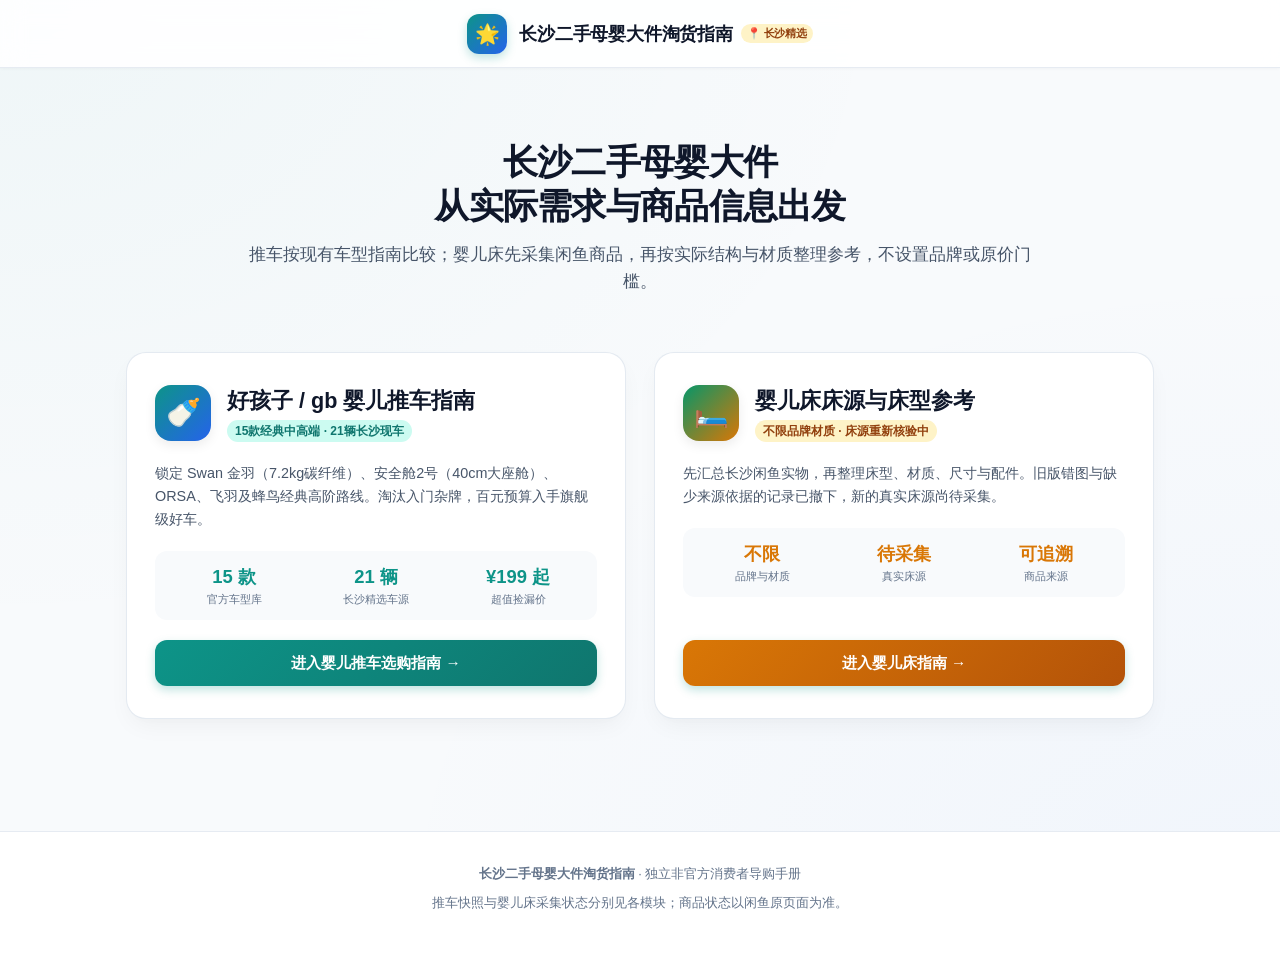
<file: index.html>
<!DOCTYPE html>
<html lang="zh-CN">
<head>
  <meta charset="UTF-8" />
  <meta name="viewport" content="width=device-width, initial-scale=1.0" />
  <title>长沙母婴好物 · 二手推车与婴儿床指南</title>
  <meta name="description" content="长沙二手婴儿车指南与婴儿床商品整理。婴儿床从闲鱼实际床源出发，不限品牌和材质。">
  <link rel="stylesheet" href="stroller/style.css" />
  <style>
    .portal-hero {
      text-align: center;
      padding: 3rem 1.5rem 2rem;
      max-width: 850px;
      margin: 0 auto;
    }
    .portal-hero h1 {
      font-size: 2.2rem;
      font-weight: 900;
      letter-spacing: -0.02em;
      color: #0f172a;
      line-height: 1.25;
      margin-bottom: 0.85rem;
    }
    .portal-hero p {
      font-size: 1.05rem;
      color: #475569;
      line-height: 1.6;
      margin-bottom: 1.5rem;
    }
    .portal-grid {
      display: grid;
      grid-template-columns: repeat(auto-fit, minmax(320px, 1fr));
      gap: 1.75rem;
      max-width: 1080px;
      margin: 0 auto 3rem;
      padding: 0 1rem;
    }
    .portal-card {
      background: #ffffff;
      border: 1px solid rgba(226, 232, 240, 0.9);
      border-radius: 20px;
      padding: 2rem 1.75rem;
      box-shadow: 0 10px 25px -5px rgba(0, 0, 0, 0.05), 0 8px 10px -6px rgba(0, 0, 0, 0.01);
      display: flex;
      flex-direction: column;
      gap: 1.25rem;
      transition: all 0.3s cubic-bezier(0.4, 0, 0.2, 1);
      text-decoration: none;
      color: inherit;
      position: relative;
      overflow: hidden;
    }
    .portal-card:hover {
      transform: translateY(-6px);
      box-shadow: 0 20px 30px -10px rgba(13, 148, 136, 0.15);
      border-color: rgba(13, 148, 136, 0.5);
    }
    .portal-card-header {
      display: flex;
      align-items: center;
      gap: 1rem;
    }
    .portal-icon {
      width: 56px;
      height: 56px;
      border-radius: 16px;
      display: flex;
      align-items: center;
      justify-content: center;
      font-size: 1.75rem;
      box-shadow: 0 4px 12px rgba(0,0,0,0.08);
      flex-shrink: 0;
    }
    .portal-card-title {
      font-size: 1.35rem;
      font-weight: 800;
      color: #0f172a;
    }
    .portal-card-badge {
      display: inline-block;
      font-size: 0.75rem;
      font-weight: 700;
      padding: 2px 8px;
      border-radius: 9999px;
      margin-top: 0.2rem;
    }
    .portal-desc {
      font-size: 0.9rem;
      color: #475569;
      line-height: 1.6;
    }
    .portal-stats-row {
      display: grid;
      grid-template-columns: repeat(3, 1fr);
      background: #f8fafc;
      border-radius: 12px;
      padding: 0.75rem;
      gap: 0.5rem;
      text-align: center;
    }
    .p-stat-val {
      font-size: 1.15rem;
      font-weight: 800;
      color: #0d9488;
    }
    .p-stat-lbl {
      font-size: 0.7rem;
      color: #64748b;
    }
    .portal-btn {
      margin-top: auto;
      background: linear-gradient(135deg, #0d9488, #0f766e);
      color: white;
      padding: 0.75rem 1.25rem;
      border-radius: 12px;
      font-weight: 700;
      font-size: 0.95rem;
      display: flex;
      align-items: center;
      justify-content: center;
      gap: 0.5rem;
      box-shadow: 0 4px 10px rgba(13, 148, 136, 0.25);
      transition: all 0.2s ease;
    }
    .portal-card:hover .portal-btn {
      background: linear-gradient(135deg, #0f766e, #115e59);
    }
    @media (max-width: 640px) {
      .portal-hero {
        padding: 2rem 1rem 1.5rem;
      }
      .portal-hero h1 {
        font-size: 1.5rem;
      }
      .portal-hero p {
        font-size: 0.88rem;
      }
      .portal-grid {
        grid-template-columns: 1fr;
        gap: 1rem;
        padding: 0 0.5rem;
      }
      .portal-card {
        padding: 1.25rem;
      }
    }
  </style>
</head>
<body>

  <!-- 顶部导航 -->
  <header class="site-header">
    <div class="header-inner" style="justify-content: center;">
      <div class="brand-group">
        <div class="brand-icon">🌟</div>
        <div class="brand-text">
          <h1>长沙二手母婴大件淘货指南 <span class="badge-location">📍 长沙精选</span></h1>
        </div>
      </div>
    </div>
  </header>

  <main class="main-container" style="max-width: 1100px;">
    <!-- 欢迎大标题 -->
    <div class="portal-hero">
      <h1>长沙二手母婴大件<br />从实际需求与商品信息出发</h1>
      <p>
        推车按现有车型指南比较；婴儿床先采集闲鱼商品，再按实际结构与材质整理参考，不设置品牌或原价门槛。
      </p>
    </div>

    <!-- 导航双卡片 -->
    <div class="portal-grid">
      
      <!-- 卡片 1: 婴儿推车指南 -->
      <a href="stroller/" class="portal-card">
        <div class="portal-card-header">
          <div class="portal-icon" style="background: linear-gradient(135deg, #0d9488, #2563eb); color: white;">
            🍼
          </div>
          <div>
            <h2 class="portal-card-title">好孩子 / gb 婴儿推车指南</h2>
            <span class="portal-card-badge" style="background: #ccfbf1; color: #0f766e;">15款经典中高端 · 21辆长沙现车</span>
          </div>
        </div>

        <p class="portal-desc">
          锁定 Swan 金羽（7.2kg碳纤维）、安全舱2号（40cm大座舱）、ORSA、飞羽及蜂鸟经典高阶路线。淘汰入门杂牌，百元预算入手旗舰级好车。
        </p>

        <div class="portal-stats-row">
          <div>
            <div class="p-stat-val">15 款</div>
            <div class="p-stat-lbl">官方车型库</div>
          </div>
          <div>
            <div class="p-stat-val">21 辆</div>
            <div class="p-stat-lbl">长沙精选车源</div>
          </div>
          <div>
            <div class="p-stat-val">¥199 起</div>
            <div class="p-stat-lbl">超值捡漏价</div>
          </div>
        </div>

        <div class="portal-btn">
          进入婴儿推车选购指南 →
        </div>
      </a>

      <!-- 卡片 2: 婴儿床指南 -->
      <a href="crib/" class="portal-card">
        <div class="portal-card-header">
          <div class="portal-icon" style="background: linear-gradient(135deg, #059669, #d97706); color: white;">
            🛏️
          </div>
          <div>
            <h2 class="portal-card-title">婴儿床床源与床型参考</h2>
            <span class="portal-card-badge" style="background: #fef3c7; color: #92400e;">不限品牌材质 · 床源重新核验中</span>
          </div>
        </div>

        <p class="portal-desc">
          先汇总长沙闲鱼实物，再整理床型、材质、尺寸与配件。旧版错图与缺少来源依据的记录已撤下，新的真实床源尚待采集。
        </p>

        <div class="portal-stats-row">
          <div>
            <div class="p-stat-val" style="color: #d97706;">不限</div>
            <div class="p-stat-lbl">品牌与材质</div>
          </div>
          <div>
            <div class="p-stat-val" style="color: #d97706;">待采集</div>
            <div class="p-stat-lbl">真实床源</div>
          </div>
          <div>
            <div class="p-stat-val" style="color: #d97706;">可追溯</div>
            <div class="p-stat-lbl">商品来源</div>
          </div>
        </div>

        <div class="portal-btn" style="background: linear-gradient(135deg, #d97706, #b45309);">
          进入婴儿床指南 →
        </div>
      </a>

    </div>
  </main>

  <footer class="site-footer">
    <div class="footer-inner">
      <p><strong>长沙二手母婴大件淘货指南</strong> · 独立非官方消费者导购手册</p>
      <p>推车快照与婴儿床采集状态分别见各模块；商品状态以闲鱼原页面为准。</p>
    </div>
  </footer>

</body>
</html>
</file>
<file: stroller/style.css>
/* ==========================================================================
   好孩子/gb 中高端二手婴儿车（长沙闲鱼选购指南）- 现代化样式表
   Design System: Apple & Linear inspired, Frosted Glass, Responsive Masonry
   ========================================================================== */

:root {
  --primary: #0d9488;
  --primary-hover: #0f766e;
  --primary-light: #f0fdfa;
  --primary-border: #99f6e4;
  
  --accent: #3b82f6;
  --accent-hover: #2563eb;
  
  --bg: #f8fafc;
  --card-bg: #ffffff;
  --card-hover-bg: #ffffff;
  --card-border: rgba(226, 232, 240, 0.85);
  
  --text-main: #0f172a;
  --text-muted: #475569;
  --text-sub: #64748b;
  --text-light: #94a3b8;
  
  --shadow-sm: 0 1px 2px 0 rgba(0, 0, 0, 0.05);
  --shadow-md: 0 4px 6px -1px rgba(0, 0, 0, 0.07), 0 2px 4px -2px rgba(0, 0, 0, 0.05);
  --shadow-lg: 0 10px 15px -3px rgba(0, 0, 0, 0.08), 0 4px 6px -4px rgba(0, 0, 0, 0.04);
  --shadow-xl: 0 20px 25px -5px rgba(0, 0, 0, 0.1), 0 8px 10px -6px rgba(0, 0, 0, 0.04);
  
  --radius-sm: 8px;
  --radius-md: 12px;
  --radius-lg: 16px;
  --radius-full: 9999px;
  
  --font-sans: -apple-system, BlinkMacSystemFont, "Segoe UI", Roboto, "PingFang SC", "Hiragino Sans GB", "Microsoft YaHei", sans-serif;
  --transition: all 0.25s cubic-bezier(0.4, 0, 0.2, 1);
}

/* Reset & Base */
*, *::before, *::after {
  box-sizing: border-box;
  margin: 0;
  padding: 0;
}

html {
  font-size: 16px;
  scroll-behavior: smooth;
  -webkit-text-size-adjust: 100%;
}

body {
  font-family: var(--font-sans);
  background-color: var(--bg);
  color: var(--text-main);
  line-height: 1.5;
  min-height: 100vh;
  display: flex;
  flex-direction: column;
  background-image: 
    radial-gradient(at 0% 0%, rgba(13, 148, 136, 0.04) 0px, transparent 50%),
    radial-gradient(at 100% 100%, rgba(59, 130, 246, 0.04) 0px, transparent 50%);
  background-attachment: fixed;
}

/* Header & Frosted Navigation */
.site-header {
  position: sticky;
  top: 0;
  z-index: 50;
  background: rgba(255, 255, 255, 0.88);
  backdrop-filter: blur(12px);
  -webkit-backdrop-filter: blur(12px);
  border-bottom: 1px solid var(--card-border);
  box-shadow: 0 1px 3px 0 rgba(0, 0, 0, 0.03);
}

.header-inner {
  max-width: 1280px;
  margin: 0 auto;
  padding: 0.85rem 1.25rem;
  display: flex;
  align-items: center;
  justify-content: space-between;
  gap: 1rem;
  flex-wrap: wrap;
}

.brand-group {
  display: flex;
  align-items: center;
  gap: 0.75rem;
}

.brand-icon {
  width: 40px;
  height: 40px;
  border-radius: var(--radius-md);
  background: linear-gradient(135deg, #0d9488, #2563eb);
  color: white;
  display: flex;
  align-items: center;
  justify-content: center;
  font-size: 1.25rem;
  box-shadow: 0 4px 10px rgba(13, 148, 136, 0.25);
}

.brand-text h1 {
  font-size: 1.15rem;
  font-weight: 700;
  letter-spacing: -0.01em;
  color: var(--text-main);
  display: flex;
  align-items: center;
  gap: 0.5rem;
}

.brand-subtitle {
  font-size: 0.75rem;
  color: var(--text-sub);
  display: flex;
  align-items: center;
  gap: 0.5rem;
}

.badge-location {
  display: inline-flex;
  align-items: center;
  gap: 0.2rem;
  background: #fef3c7;
  color: #92400e;
  padding: 1px 6px;
  border-radius: var(--radius-full);
  font-size: 0.7rem;
  font-weight: 600;
}

/* Nav Tabs */
.tabs-nav {
  display: inline-flex;
  background: #e2e8f0;
  padding: 4px;
  border-radius: var(--radius-full);
  gap: 4px;
}

.tab-btn {
  border: none;
  background: transparent;
  padding: 0.5rem 1.25rem;
  font-size: 0.9rem;
  font-weight: 600;
  color: var(--text-muted);
  border-radius: var(--radius-full);
  cursor: pointer;
  transition: var(--transition);
  display: inline-flex;
  align-items: center;
  gap: 0.5rem;
  white-space: nowrap;
}

.tab-btn:hover {
  color: var(--text-main);
}

.tab-btn.active {
  background: #ffffff;
  color: var(--primary);
  box-shadow: var(--shadow-sm);
}

.tab-count {
  background: #f1f5f9;
  color: var(--text-sub);
  font-size: 0.75rem;
  padding: 2px 7px;
  border-radius: var(--radius-full);
  font-weight: 700;
}

.tab-btn.active .tab-count {
  background: var(--primary-light);
  color: var(--primary);
}

/* Header Utilities */
.header-actions {
  display: flex;
  align-items: center;
  gap: 0.5rem;
}

.btn-secondary {
  border: 1px solid var(--card-border);
  background: #ffffff;
  color: var(--text-muted);
  padding: 0.45rem 0.85rem;
  font-size: 0.825rem;
  font-weight: 600;
  border-radius: var(--radius-md);
  cursor: pointer;
  transition: var(--transition);
  display: inline-flex;
  align-items: center;
  gap: 0.4rem;
}

.btn-secondary:hover {
  background: #f8fafc;
  border-color: #cbd5e1;
  color: var(--text-main);
}

/* Main Container */
.main-container {
  max-width: 1280px;
  margin: 0 auto;
  padding: 1.5rem 1.25rem 4rem;
  flex: 1;
  width: 100%;
}

/* Banner Stats */
.hero-banner {
  background: linear-gradient(135deg, #0f172a 0%, #1e293b 100%);
  color: white;
  border-radius: var(--radius-lg);
  padding: 1.5rem 2rem;
  margin-bottom: 1.75rem;
  box-shadow: var(--shadow-lg);
  position: relative;
  overflow: hidden;
}

.hero-banner::after {
  content: "";
  position: absolute;
  top: -50%;
  right: -20%;
  width: 300px;
  height: 300px;
  background: radial-gradient(circle, rgba(13, 148, 136, 0.3) 0%, transparent 70%);
  border-radius: 50%;
  pointer-events: none;
}

.hero-content {
  position: relative;
  z-index: 1;
}

.hero-content h2 {
  font-size: 1.45rem;
  font-weight: 800;
  margin-bottom: 0.5rem;
  display: flex;
  align-items: center;
  gap: 0.6rem;
  flex-wrap: wrap;
}

.hero-tag {
  font-size: 0.75rem;
  background: rgba(13, 148, 136, 0.3);
  color: #5eead4;
  border: 1px solid rgba(94, 234, 212, 0.4);
  padding: 2px 8px;
  border-radius: var(--radius-full);
  font-weight: 500;
}

.hero-desc {
  font-size: 0.9rem;
  color: #cbd5e1;
  max-width: 800px;
  line-height: 1.6;
  margin-bottom: 1rem;
}

.hero-stats {
  display: flex;
  gap: 1.5rem;
  flex-wrap: wrap;
  padding-top: 0.75rem;
  border-top: 1px solid rgba(255, 255, 255, 0.1);
}

.stat-item {
  display: flex;
  flex-direction: column;
}

.stat-val {
  font-size: 1.25rem;
  font-weight: 800;
  color: #ffffff;
}

.stat-val span {
  color: #2dd4bf;
}

.stat-lbl {
  font-size: 0.75rem;
  color: #94a3b8;
}

/* Control & Filter Bars */
.controls-bar {
  background: var(--card-bg);
  border: 1px solid var(--card-border);
  border-radius: var(--radius-lg);
  padding: 1rem 1.25rem;
  margin-bottom: 1.75rem;
  box-shadow: var(--shadow-sm);
  display: flex;
  flex-direction: column;
  gap: 1rem;
}

.filters-row {
  display: flex;
  flex-wrap: wrap;
  align-items: center;
  gap: 0.75rem;
  justify-content: space-between;
}

.filter-group {
  display: flex;
  align-items: center;
  gap: 0.4rem;
  flex-wrap: wrap;
}

.filter-label {
  font-size: 0.8rem;
  font-weight: 600;
  color: var(--text-sub);
  margin-right: 0.25rem;
}

.filter-chip {
  border: 1px solid var(--card-border);
  background: #f8fafc;
  color: var(--text-muted);
  font-size: 0.8rem;
  font-weight: 500;
  padding: 0.35rem 0.75rem;
  border-radius: var(--radius-full);
  cursor: pointer;
  transition: var(--transition);
  user-select: none;
}

.filter-chip:hover {
  background: #f1f5f9;
  color: var(--text-main);
  border-color: #cbd5e1;
}

.filter-chip.active {
  background: var(--primary);
  color: white;
  border-color: var(--primary);
  box-shadow: 0 2px 6px rgba(13, 148, 136, 0.3);
}

.search-sort-group {
  display: flex;
  align-items: center;
  gap: 0.75rem;
  flex-wrap: wrap;
}

.search-box {
  position: relative;
  min-width: 220px;
  flex: 1;
}

.search-box input {
  width: 100%;
  padding: 0.45rem 0.85rem 0.45rem 2.2rem;
  font-size: 0.85rem;
  border: 1px solid var(--card-border);
  border-radius: var(--radius-full);
  outline: none;
  background: #f8fafc;
  color: var(--text-main);
  transition: var(--transition);
}

.search-box input:focus {
  background: #ffffff;
  border-color: var(--primary);
  box-shadow: 0 0 0 3px rgba(13, 148, 136, 0.15);
}

.search-icon {
  position: absolute;
  left: 0.75rem;
  top: 50%;
  transform: translateY(-50%);
  color: var(--text-light);
  font-size: 0.9rem;
  pointer-events: none;
}

.sort-select {
  padding: 0.45rem 0.85rem;
  font-size: 0.825rem;
  border: 1px solid var(--card-border);
  border-radius: var(--radius-md);
  outline: none;
  background: #f8fafc;
  color: var(--text-muted);
  cursor: pointer;
  transition: var(--transition);
}

.sort-select:focus {
  border-color: var(--primary);
}

.results-summary {
  font-size: 0.8rem;
  color: var(--text-sub);
  display: flex;
  align-items: center;
  justify-content: space-between;
  border-top: 1px solid #f1f5f9;
  padding-top: 0.75rem;
}

.results-summary strong {
  color: var(--primary);
}

/* ==========================================================================
   Tab 1: 车型参考库 (Model Grid)
   ========================================================================== */
.tab-pane {
  display: none;
}

.tab-pane.active {
  display: block;
}

.models-grid {
  display: grid;
  grid-template-columns: repeat(auto-fill, minmax(360px, 1fr));
  gap: 1.5rem;
}

.model-card {
  background: var(--card-bg);
  border: 1px solid var(--card-border);
  border-radius: var(--radius-lg);
  overflow: hidden;
  box-shadow: var(--shadow-sm);
  transition: var(--transition);
  display: flex;
  flex-direction: column;
  position: relative;
  cursor: pointer;
}

.model-card:hover {
  transform: translateY(-4px);
  box-shadow: var(--shadow-xl);
  border-color: rgba(13, 148, 136, 0.4);
}

.model-card-header {
  position: relative;
  background: #f8fafc;
  height: 220px;
  overflow: hidden;
  display: flex;
  align-items: center;
  justify-content: center;
}

.model-card-img {
  width: 100%;
  height: 100%;
  object-fit: contain;
  padding: 1rem;
  transition: transform 0.4s ease;
}

.model-card:hover .model-card-img {
  transform: scale(1.05);
}

.model-tier-badge {
  position: absolute;
  top: 0.75rem;
  left: 0.75rem;
  padding: 4px 10px;
  border-radius: var(--radius-full);
  font-size: 0.75rem;
  font-weight: 700;
  color: white;
  box-shadow: 0 2px 5px rgba(0, 0, 0, 0.15);
  display: flex;
  align-items: center;
  gap: 0.3rem;
}

.tier-tier1 { background: linear-gradient(135deg, #10b981, #059669); }
.tier-tier2 { background: linear-gradient(135deg, #3b82f6, #1d4ed8); }
.tier-tier3 { background: linear-gradient(135deg, #f59e0b, #b45309); }

.model-rating-badge {
  position: absolute;
  top: 0.75rem;
  right: 0.75rem;
  background: rgba(15, 23, 42, 0.75);
  backdrop-filter: blur(4px);
  color: #fbbf24;
  padding: 3px 8px;
  border-radius: var(--radius-full);
  font-size: 0.75rem;
  font-weight: 700;
  display: flex;
  align-items: center;
  gap: 0.2rem;
}

.model-card-body {
  padding: 1.25rem;
  display: flex;
  flex-direction: column;
  flex: 1;
  gap: 0.75rem;
}

.model-card-title-group {
  display: flex;
  align-items: baseline;
  justify-content: space-between;
  gap: 0.5rem;
}

.model-name {
  font-size: 1.2rem;
  font-weight: 700;
  color: var(--text-main);
}

.model-code {
  font-size: 0.85rem;
  font-weight: 600;
  color: var(--primary);
  background: var(--primary-light);
  padding: 2px 8px;
  border-radius: var(--radius-sm);
}

.model-headline {
  font-size: 0.875rem;
  font-weight: 600;
  color: #334155;
  font-style: italic;
  border-left: 3px solid var(--primary);
  padding-left: 0.5rem;
  line-height: 1.4;
}

.model-price-box {
  background: #f8fafc;
  border-radius: var(--radius-md);
  padding: 0.75rem;
  display: grid;
  grid-template-columns: 1fr 1fr;
  gap: 0.5rem;
}

.price-col {
  display: flex;
  flex-direction: column;
}

.price-col-lbl {
  font-size: 0.7rem;
  color: var(--text-sub);
}

.price-col-val {
  font-size: 0.95rem;
  font-weight: 700;
  color: var(--text-main);
}

.price-col-val.target-price {
  color: #059669;
}

.model-specs-grid {
  display: grid;
  grid-template-columns: repeat(2, 1fr);
  gap: 0.5rem 0.75rem;
  font-size: 0.78rem;
  color: var(--text-muted);
}

.spec-item {
  display: flex;
  align-items: center;
  gap: 0.35rem;
  white-space: nowrap;
  overflow: hidden;
  text-overflow: ellipsis;
}

.spec-item .icon {
  color: var(--text-light);
  font-size: 0.85rem;
}

.model-card-tags {
  display: flex;
  flex-wrap: wrap;
  gap: 0.35rem;
}

.model-tag-pill {
  font-size: 0.7rem;
  background: #f1f5f9;
  color: #475569;
  padding: 2px 7px;
  border-radius: var(--radius-sm);
}

.model-card-footer {
  margin-top: auto;
  padding-top: 0.85rem;
  border-top: 1px solid #f1f5f9;
  display: flex;
  align-items: center;
  justify-content: space-between;
}

.btn-text-action {
  font-size: 0.85rem;
  font-weight: 600;
  color: var(--primary);
  display: inline-flex;
  align-items: center;
  gap: 0.3rem;
  transition: var(--transition);
}

.model-card:hover .btn-text-action {
  color: var(--primary-hover);
  transform: translateX(3px);
}

.model-source-count {
  font-size: 0.75rem;
  color: var(--text-sub);
}

/* ==========================================================================
   Tab 2: 闲鱼车源瀑布流 (Masonry Grid)
   ========================================================================== */
.waterfall-container {
  /* Multi-column CSS Masonry */
  column-count: 3;
  column-gap: 1.25rem;
  width: 100%;
}

@media (max-width: 1100px) {
  .waterfall-container { 
    column-count: 2; 
    column-gap: 1rem; 
  }
}

@media (max-width: 768px) {
  /* 小屏幕（如 iPhone 11 宽 414px）保持双列流式瀑布，大幅提高信息密度 */
  .waterfall-container { 
    column-count: 2; 
    column-gap: 0.5rem; 
  }
}

.waterfall-card {
  break-inside: avoid;
  background: var(--card-bg);
  border: 1px solid var(--card-border);
  border-radius: var(--radius-lg);
  overflow: hidden;
  box-shadow: var(--shadow-sm);
  margin-bottom: 1.5rem;
  transition: var(--transition);
  display: flex;
  flex-direction: column;
  position: relative;
  cursor: pointer;
}

.waterfall-card:hover {
  transform: translateY(-5px);
  box-shadow: var(--shadow-xl);
  border-color: rgba(13, 148, 136, 0.4);
}

.item-img-wrapper {
  position: relative;
  width: 100%;
  background: #f1f5f9;
  overflow: hidden;
  min-height: 200px;
  max-height: 380px;
  display: flex;
  align-items: center;
  justify-content: center;
}

.item-img {
  width: 100%;
  height: auto;
  display: block;
  object-fit: cover;
  transition: transform 0.4s ease;
}

.waterfall-card:hover .item-img {
  transform: scale(1.04);
}

/* Priority status badges */
.item-status-badge {
  position: absolute;
  top: 0.75rem;
  left: 0.75rem;
  padding: 4px 10px;
  border-radius: var(--radius-full);
  font-size: 0.75rem;
  font-weight: 700;
  color: white;
  box-shadow: 0 2px 6px rgba(0, 0, 0, 0.2);
  display: inline-flex;
  align-items: center;
  gap: 0.3rem;
  z-index: 2;
}

.status-优先看 {
  background: linear-gradient(135deg, #10b981, #059669);
}

.status-可考虑 {
  background: linear-gradient(135deg, #0284c7, #0369a1);
}

.status-议价备选 {
  background: linear-gradient(135deg, #f59e0b, #d97706);
}

.status-待核实 {
  background: linear-gradient(135deg, #8b5cf6, #6d28d9);
}

.status-不优先 {
  background: linear-gradient(135deg, #64748b, #475569);
}

.item-location-badge {
  position: absolute;
  top: 0.75rem;
  right: 0.75rem;
  background: rgba(15, 23, 42, 0.8);
  backdrop-filter: blur(4px);
  color: white;
  padding: 3px 9px;
  border-radius: var(--radius-full);
  font-size: 0.75rem;
  font-weight: 600;
  display: inline-flex;
  align-items: center;
  gap: 0.25rem;
  z-index: 2;
}

.item-body {
  padding: 1.15rem;
  display: flex;
  flex-direction: column;
  gap: 0.65rem;
}

.item-price-row {
  display: flex;
  align-items: baseline;
  justify-content: space-between;
  flex-wrap: wrap;
  gap: 0.5rem;
}

.item-price {
  font-size: 1.45rem;
  font-weight: 800;
  color: #e11d48;
  display: flex;
  align-items: baseline;
}

.item-price .currency {
  font-size: 0.95rem;
  margin-right: 2px;
}

.item-original-note {
  font-size: 0.75rem;
  color: var(--text-sub);
  background: #f1f5f9;
  padding: 2px 7px;
  border-radius: var(--radius-sm);
}

.item-title {
  font-size: 1rem;
  font-weight: 700;
  color: var(--text-main);
  line-height: 1.4;
}

.item-desc-snippet {
  font-size: 0.825rem;
  color: var(--text-muted);
  line-height: 1.5;
  display: -webkit-box;
  -webkit-line-clamp: 3;
  -webkit-box-orient: vertical;
  overflow: hidden;
}

.item-advice-box {
  background: #f0fdf4;
  border-left: 3px solid #16a34a;
  padding: 0.5rem 0.65rem;
  border-radius: 0 var(--radius-sm) var(--radius-sm) 0;
  font-size: 0.78rem;
  color: #166534;
  line-height: 1.4;
}

.item-card-footer {
  margin-top: 0.25rem;
  padding-top: 0.65rem;
  border-top: 1px solid #f1f5f9;
  display: flex;
  align-items: center;
  justify-content: space-between;
}

.item-model-pill {
  font-size: 0.72rem;
  font-weight: 600;
  color: #475569;
  background: #f1f5f9;
  padding: 2px 7px;
  border-radius: var(--radius-sm);
}

.btn-item-link {
  font-size: 0.8rem;
  font-weight: 700;
  color: var(--primary);
  display: inline-flex;
  align-items: center;
  gap: 0.25rem;
}

.waterfall-card:hover .btn-item-link {
  color: var(--primary-hover);
}

/* ==========================================================================
   Modals & Drawers
   ========================================================================== */
.modal-overlay {
  position: fixed;
  inset: 0;
  background: rgba(15, 23, 42, 0.6);
  backdrop-filter: blur(8px);
  -webkit-backdrop-filter: blur(8px);
  z-index: 100;
  display: flex;
  align-items: center;
  justify-content: center;
  padding: 1.25rem;
  opacity: 0;
  pointer-events: none;
  transition: opacity 0.25s ease;
}

.modal-overlay.active {
  opacity: 1;
  pointer-events: auto;
}

.modal-dialog {
  background: #ffffff;
  border-radius: var(--radius-lg);
  max-width: 680px;
  width: 100%;
  max-height: 90vh;
  overflow-y: auto;
  box-shadow: var(--shadow-xl);
  transform: scale(0.95) translateY(10px);
  transition: transform 0.25s ease;
  position: relative;
  display: flex;
  flex-direction: column;
}

.modal-overlay.active .modal-dialog {
  transform: scale(1) translateY(0);
}

.modal-header {
  padding: 1.25rem 1.5rem;
  border-bottom: 1px solid var(--card-border);
  display: flex;
  align-items: flex-start;
  justify-content: space-between;
  position: sticky;
  top: 0;
  background: rgba(255, 255, 255, 0.95);
  backdrop-filter: blur(8px);
  z-index: 10;
}

.modal-close-btn {
  background: #f1f5f9;
  border: none;
  width: 32px;
  height: 32px;
  border-radius: 50%;
  display: flex;
  align-items: center;
  justify-content: center;
  cursor: pointer;
  color: var(--text-muted);
  font-size: 1.1rem;
  transition: var(--transition);
}

.modal-close-btn:hover {
  background: #e2e8f0;
  color: var(--text-main);
}

.modal-body {
  padding: 1.5rem;
  display: flex;
  flex-direction: column;
  gap: 1.25rem;
}

.modal-img-box {
  width: 100%;
  height: 280px;
  background: #f8fafc;
  border-radius: var(--radius-md);
  overflow: hidden;
  display: flex;
  align-items: center;
  justify-content: center;
}

.modal-img {
  width: 100%;
  height: 100%;
  object-fit: contain;
}

.modal-section {
  display: flex;
  flex-direction: column;
  gap: 0.5rem;
}

.modal-section-title {
  font-size: 0.95rem;
  font-weight: 700;
  color: var(--text-main);
  display: flex;
  align-items: center;
  gap: 0.4rem;
}

.modal-callout {
  background: #f8fafc;
  border: 1px solid var(--card-border);
  border-radius: var(--radius-md);
  padding: 1rem;
  font-size: 0.875rem;
  color: var(--text-muted);
  line-height: 1.6;
}

.modal-callout.warning {
  background: #fffbeb;
  border-color: #fde68a;
  color: #92400e;
}

.modal-callout.highlight {
  background: #f0fdf4;
  border-color: #bbf7d0;
  color: #166534;
}

.modal-table {
  width: 100%;
  border-collapse: collapse;
  font-size: 0.825rem;
}

.modal-table tr {
  border-bottom: 1px solid #f1f5f9;
}

.modal-table th {
  text-align: left;
  padding: 0.55rem 0.5rem;
  color: var(--text-sub);
  width: 25%;
  font-weight: 600;
}

.modal-table td {
  padding: 0.55rem 0.5rem;
  color: var(--text-main);
  font-weight: 500;
}

.modal-footer {
  padding: 1rem 1.5rem;
  border-top: 1px solid var(--card-border);
  display: flex;
  align-items: center;
  justify-content: flex-end;
  gap: 0.75rem;
  position: sticky;
  bottom: 0;
  background: #ffffff;
}

.btn-primary {
  background: linear-gradient(135deg, var(--primary), var(--primary-hover));
  color: white;
  border: none;
  padding: 0.65rem 1.5rem;
  font-size: 0.9rem;
  font-weight: 700;
  border-radius: var(--radius-md);
  cursor: pointer;
  transition: var(--transition);
  display: inline-flex;
  align-items: center;
  gap: 0.5rem;
  text-decoration: none;
  box-shadow: 0 4px 10px rgba(13, 148, 136, 0.25);
}

.btn-primary:hover {
  transform: translateY(-2px);
  box-shadow: 0 6px 15px rgba(13, 148, 136, 0.35);
}

/* Toast notification */
.toast-msg {
  position: fixed;
  bottom: 2rem;
  left: 50%;
  transform: translateX(-50%) translateY(100px);
  background: #0f172a;
  color: white;
  padding: 0.75rem 1.5rem;
  border-radius: var(--radius-full);
  font-size: 0.85rem;
  font-weight: 600;
  box-shadow: var(--shadow-lg);
  opacity: 0;
  transition: all 0.3s cubic-bezier(0.4, 0, 0.2, 1);
  z-index: 200;
  display: flex;
  align-items: center;
  gap: 0.5rem;
  pointer-events: none;
}

.toast-msg.show {
  transform: translateX(-50%) translateY(0);
  opacity: 1;
}

/* Footer */
.site-footer {
  background: #ffffff;
  border-top: 1px solid var(--card-border);
  padding: 2rem 1.25rem;
  font-size: 0.8rem;
  color: var(--text-sub);
  text-align: center;
  line-height: 1.6;
}

.footer-inner {
  max-width: 900px;
  margin: 0 auto;
}

.footer-inner p {
  margin-bottom: 0.5rem;
}

/* ==========================================================================
   小屏幕深度优化 (适配 iPhone 11、标准手机屏 375px~414px)
   目标：大幅提升首屏与滑动时的信息密度，打造类小红书/闲鱼的双列原生质感
   ========================================================================== */
@media (max-width: 768px) {
  /* 页面容器内边距紧凑化 */
  .main-container {
    padding: 0.5rem 0.5rem 2.5rem;
  }

  /* 顶部吸顶导航精简 */
  .header-inner {
    padding: 0.45rem 0.65rem;
    gap: 0.4rem;
  }

  .brand-group {
    gap: 0.5rem;
  }

  .brand-icon {
    width: 28px;
    height: 28px;
    font-size: 0.9rem;
    border-radius: var(--radius-sm);
  }

  .brand-text h1 {
    font-size: 0.9rem;
  }

  .badge-location {
    font-size: 0.65rem;
    padding: 1px 4px;
  }

  .brand-subtitle {
    display: none; /* 小屏节省垂直空间 */
  }

  .header-actions {
    display: flex;
    gap: 0.3rem;
  }

  .btn-secondary {
    padding: 0.3rem 0.55rem;
    font-size: 0.72rem;
    border-radius: var(--radius-sm);
  }

  /* Tab 切换栏全宽流线型 */
  .tabs-nav {
    width: 100%;
    display: flex;
    padding: 2px;
    gap: 2px;
  }

  .tab-btn {
    flex: 1;
    justify-content: center;
    padding: 0.35rem 0.5rem;
    font-size: 0.8rem;
    border-radius: var(--radius-full);
  }

  .tab-count {
    font-size: 0.7rem;
    padding: 1px 5px;
  }

  /* 概览横幅紧凑化 */
  .hero-banner {
    padding: 0.75rem 0.85rem;
    margin-bottom: 0.65rem;
    border-radius: var(--radius-md);
  }

  .hero-banner::after {
    display: none; /* 移除大面积装饰，减轻小屏渲染压力 */
  }

  .hero-content h2 {
    font-size: 0.98rem;
    margin-bottom: 0.25rem;
    gap: 0.35rem;
  }

  .hero-tag {
    font-size: 0.65rem;
    padding: 1px 5px;
  }

  .hero-desc {
    font-size: 0.75rem;
    line-height: 1.4;
    margin-bottom: 0.5rem;
    display: -webkit-box;
    -webkit-line-clamp: 2;
    -webkit-box-orient: vertical;
    overflow: hidden;
  }

  .hero-stats {
    display: grid;
    grid-template-columns: repeat(4, 1fr);
    gap: 0.25rem;
    padding-top: 0.5rem;
  }

  .stat-val {
    font-size: 0.88rem;
  }

  .stat-lbl {
    font-size: 0.62rem;
    line-height: 1.2;
  }

  /* 控制栏与筛选芯片：横向手势滑动，绝不占垂直屏高 */
  .controls-bar {
    padding: 0.55rem 0.65rem;
    gap: 0.45rem;
    margin-bottom: 0.65rem;
    border-radius: var(--radius-md);
  }

  .filters-row {
    gap: 0.35rem;
  }

  .filter-group {
    width: 100%;
    display: flex;
    flex-wrap: nowrap;
    overflow-x: auto;
    -webkit-overflow-scrolling: touch;
    scrollbar-width: none;
    gap: 0.35rem;
    padding-bottom: 2px;
  }

  .filter-group::-webkit-scrollbar {
    display: none;
  }

  .filter-label {
    display: none; /* 移动端隐藏文本前缀，靠 chip 自释义 */
  }

  .filter-chip {
    flex-shrink: 0;
    font-size: 0.72rem;
    padding: 0.25rem 0.55rem;
  }

  .search-sort-group {
    width: 100%;
    display: flex;
    gap: 0.4rem;
  }

  .search-box {
    flex: 1;
    min-width: 0;
  }

  .search-box input {
    padding: 0.35rem 0.6rem 0.35rem 1.7rem;
    font-size: 0.75rem;
  }

  .search-icon {
    left: 0.55rem;
    font-size: 0.75rem;
  }

  .sort-select {
    font-size: 0.72rem;
    padding: 0.35rem 0.5rem;
    max-width: 140px;
  }

  .results-summary {
    font-size: 0.7rem;
    padding-top: 0.35rem;
  }

  /* 闲鱼车源瀑布流（小屏双列高密度） */
  .waterfall-card {
    margin-bottom: 0.5rem;
    border-radius: var(--radius-md);
    box-shadow: 0 1px 3px rgba(0, 0, 0, 0.04);
  }

  .item-img-wrapper {
    min-height: 120px;
    max-height: 180px;
  }

  .item-status-badge {
    top: 0.35rem;
    left: 0.35rem;
    padding: 2px 6px;
    font-size: 0.62rem;
  }

  .item-location-badge {
    top: 0.35rem;
    right: 0.35rem;
    padding: 2px 6px;
    font-size: 0.62rem;
  }

  .item-body {
    padding: 0.55rem;
    gap: 0.35rem;
  }

  .item-price-row {
    gap: 0.25rem;
  }

  .item-price {
    font-size: 1.15rem;
  }

  .item-price .currency {
    font-size: 0.75rem;
  }

  .item-original-note {
    font-size: 0.62rem;
    padding: 1px 4px;
  }

  .item-title {
    font-size: 0.78rem;
    line-height: 1.35;
    display: -webkit-box;
    -webkit-line-clamp: 2;
    -webkit-box-orient: vertical;
    overflow: hidden;
  }

  /* 2列卡片隐藏冗长自述，突出图片、价格和验车亮点；点开可看完整正文 */
  .item-desc-snippet {
    display: none;
  }

  .item-advice-box {
    padding: 0.3rem 0.4rem;
    font-size: 0.68rem;
    line-height: 1.35;
    border-left-width: 2px;
    display: -webkit-box;
    -webkit-line-clamp: 2;
    -webkit-box-orient: vertical;
    overflow: hidden;
  }

  .item-card-footer {
    padding-top: 0.35rem;
    margin-top: 0.1rem;
  }

  .item-model-pill {
    font-size: 0.62rem;
    padding: 1px 4px;
  }

  .btn-item-link {
    font-size: 0.68rem;
  }

  /* 车型参考库小屏布局 */
  .models-grid {
    grid-template-columns: 1fr;
    gap: 0.75rem;
  }

  .model-card-header {
    height: 150px;
  }

  .model-card-body {
    padding: 0.85rem;
    gap: 0.5rem;
  }

  .model-name {
    font-size: 1.05rem;
  }

  .model-code {
    font-size: 0.78rem;
    padding: 1px 6px;
  }

  .model-headline {
    font-size: 0.78rem;
    padding-left: 0.4rem;
  }

  .model-price-box {
    padding: 0.45rem;
  }

  .price-col-val {
    font-size: 0.85rem;
  }

  .model-specs-grid {
    font-size: 0.72rem;
    gap: 0.25rem 0.5rem;
  }

  /* 模态弹窗小屏全适配 */
  .modal-overlay {
    padding: 0.5rem;
    align-items: flex-end; /* 类似底部抽屉效果，拇指单手好操作 */
  }

  .modal-dialog {
    max-height: 85vh;
    border-radius: 16px 16px 12px 12px;
  }

  .modal-header {
    padding: 0.85rem 1rem;
  }

  .modal-body {
    padding: 1rem;
    gap: 0.85rem;
  }

  .modal-img-box {
    height: 200px;
  }

  .modal-footer {
    padding: 0.75rem 1rem;
    flex-direction: column-reverse;
    gap: 0.5rem;
  }

  .modal-footer button,
  .modal-footer a {
    width: 100%;
    justify-content: center;
    padding: 0.65rem 1rem;
    font-size: 0.88rem;
  }
}

/* 针对更小屏幕（<= 380px 如 iPhone SE）微调 */
@media (max-width: 380px) {
  .waterfall-container {
    column-gap: 0.35rem;
  }
  .waterfall-card {
    margin-bottom: 0.35rem;
  }
  .item-body {
    padding: 0.45rem;
  }
  .item-price {
    font-size: 1.05rem;
  }
}
</file>
